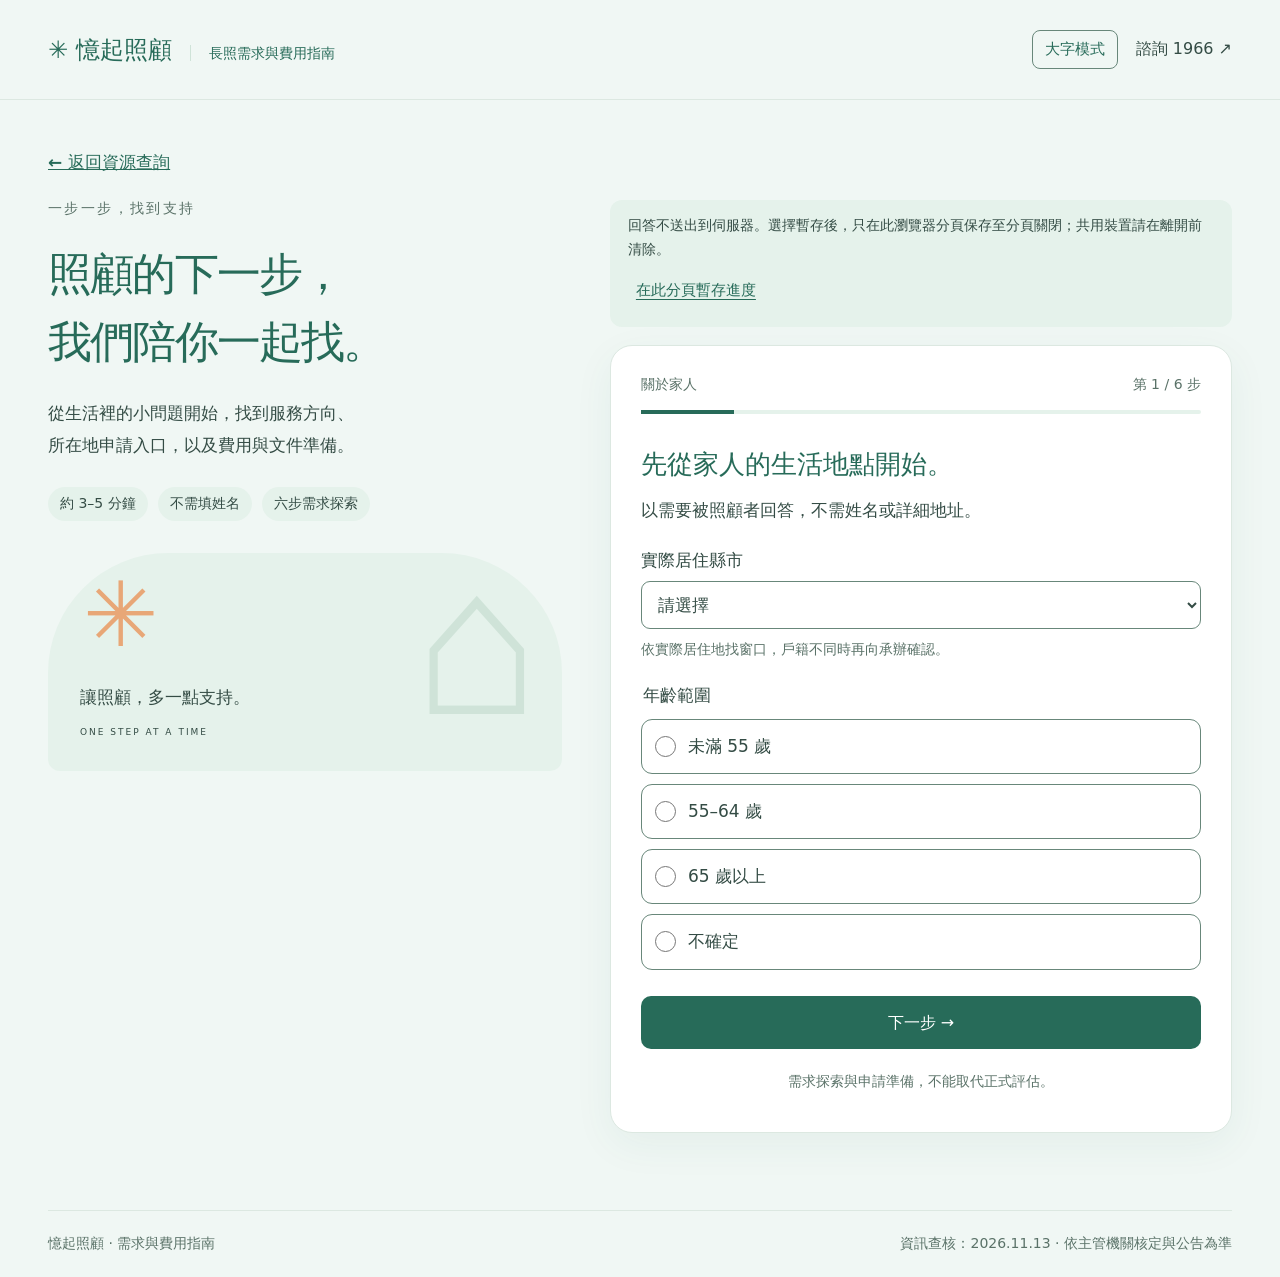
<file: 7a2/care-guide/index.html>
<!doctype html>
<html lang="zh-Hant"><head><meta charset="UTF-8"><meta name="viewport" content="width=device-width,initial-scale=1"><meta name="description" content="從生活需求找到長照服務、所在地申請入口、分階段文件及費用概算。"><title>憶起照顧｜長照需求與費用指南</title><link rel="stylesheet" href="style.css"><link rel="stylesheet" href="accessibility.css"></head>
<body><a class="skip-link" href="#workspace">跳到問答與結果</a><header><a class="brand" href="./">✳ 憶起照顧<span>長照需求與費用指南</span></a><div class="header-actions"><button type="button" id="font-size" aria-pressed="false">大字模式</button><a class="phone" href="tel:1966">諮詢 1966 ↗</a></div></header><main><nav class="return-nav" aria-label="返回憶起照顧"><a href="../#/resources">← 返回資源查詢</a></nav><section class="intro"><div class="eyebrow">一步一步，找到支持</div><h1>照顧的下一步，<br>我們陪你一起找。</h1><p>從生活裡的小問題開始，找到服務方向、<br>所在地申請入口，以及費用與文件準備。</p><div class="tags"><span>約 3–5 分鐘</span><span>不需填姓名</span><span>六步需求探索</span></div><div class="illustration" aria-hidden="true"><div class="sun">✳</div><div class="house">⌂</div><div class="note">讓照顧，多一點支持。<br><small>ONE STEP AT A TIME</small></div></div></section><div class="main-content"><aside class="privacy-panel"><p>回答不送出到伺服器。選擇暫存後，只在此瀏覽器分頁保存至分頁關閉；共用裝置請在離開前清除。</p><button type="button" class="text-button" id="save-session">在此分頁暫存進度</button></aside><section class="workspace" id="workspace" aria-label="長照需求問答與建議"></section><p id="status" class="status" role="status" aria-live="polite"></p></div></main><footer><span>憶起照顧 · 需求與費用指南</span><span>資訊查核：2026.11.13 · 依主管機關核定與公告為準</span></footer><noscript><p>此問答需要 JavaScript。也可直接撥打 1966 詢問長照服務。</p></noscript><script type="module" src="app-v2.js"></script></body></html>
</file>
<file: 7a2/care-guide/style.css>
/* Colors from the 7A2 main site. */
:root {
  --brand: #276b59;
  --brand-hover: #1f5a4a;
  --brand-tint: #d5eadf;
  --ink: #344c45;
  --ink-muted: #5a7268;
  --sage: #f0f7f4;
  --sage-card: #e5f2eb;
  --sage-line: #dce8e1;
  --sage-deep: #cfe3d8;
  --warm-soft: #fff4e4;
  --warm-accent: #e8a777;
  --warm-deep: #9a5a2e;
  --control-line: #68877a;
  --shadow: rgba(39, 107, 89, 0.06);
}
/* System fonts keep the questionnaire independent of third-party font requests. */
:root{font-family:'Noto Sans TC',sans-serif;color:var(--ink);background:var(--sage);font-synthesis:none}*{box-sizing:border-box}body{margin:0}header{max-width:1280px;margin:auto;padding:30px 48px;display:flex;justify-content:space-between;align-items:center;border-bottom:1px solid var(--sage-line)}a{color:inherit}.brand{text-decoration:none;font-size:24px;font-weight:700}.brand span{font-size:12px;font-weight:400;border-left:1px solid var(--sage-deep);margin-left:18px;padding-left:18px}.phone{font-size:14px;text-decoration:none}main{max-width:1280px;margin:0 auto;display:grid;grid-template-columns:1fr 1.05fr;gap:66px;padding:62px 48px}.eyebrow{font-size:11px;letter-spacing:2.4px;color:var(--ink-muted)}h1{font-size:44px;line-height:1.55;letter-spacing:-1.8px;margin:22px 0}p{font-size:15px;line-height:1.9;color:var(--ink-muted)}.tags{display:flex;gap:10px;margin-top:26px}.tags span{font-size:11px;background:var(--sage-card);border-radius:30px;padding:8px 12px}.illustration{height:218px;position:relative;overflow:hidden;margin-top:32px;background:var(--sage-card);border-radius:120px 120px 12px 12px}.sun{position:absolute;font-size:90px;color:var(--warm-accent);left:35px;top:9px}.house{position:absolute;font-family:serif;font-size:210px;color:var(--sage-deep);right:22px;top:-30px}.note{position:absolute;bottom:26px;left:32px;font-size:17px;line-height:1.9}.note small{font-size:9px;letter-spacing:2px}.privacy{font-size:11px}.workspace{background:#fff;border:1px solid var(--sage-line);border-radius:22px;padding:32px;box-shadow:0 12px 40px var(--shadow);align-self:start}.step{font-size:12px;color:var(--ink-muted);display:flex;justify-content:space-between}.progress{height:4px;background:var(--sage-card);margin:16px 0 30px;border-radius:8px}.progress i{display:block;height:100%;background:var(--brand);transition:width .3s}.kicker{font-size:11px;letter-spacing:1px;color:var(--ink-muted)}h2{font-size:25px;line-height:1.6;margin:10px 0}h3{font-size:17px;margin:4px 0 8px}.hint{font-size:13px;margin:0 0 22px}.options{display:grid;gap:10px}.option{border:1px solid var(--sage-line);border-radius:11px;padding:15px 17px;background:white;display:flex;align-items:center;gap:12px;text-align:left;cursor:pointer;font:inherit;font-size:14px;color:inherit}.option:hover{border-color:var(--control-line);background:var(--sage)}.option.selected{border-color:var(--brand);background:var(--brand-tint)}.mark{width:20px;height:20px;border:1px solid var(--sage-deep);border-radius:50%;display:grid;place-items:center;flex-shrink:0}.selected .mark{background:var(--brand);color:white;border-color:var(--brand)}.actions{display:flex;gap:12px;margin-top:26px}.primary,.secondary{font:inherit;font-size:14px;padding:14px 22px;border-radius:10px;cursor:pointer;border:0}.primary{background:var(--brand);color:white;flex:1}.primary:disabled{opacity:.4;cursor:not-allowed}.secondary{background:var(--sage);color:var(--ink-muted)}button:focus-visible,a:focus-visible{outline:3px solid var(--warm-accent);outline-offset:3px}.micro{font-size:11px;text-align:center;margin-bottom:0}.result-header{border-bottom:1px solid var(--sage-line);padding-bottom:20px}.badge{display:inline-block;background:var(--sage-card);padding:6px 12px;font-size:11px;border-radius:20px}.service{padding:18px 0;border-bottom:1px solid var(--sage-line)}.service p{font-size:13px;margin:5px 0}.reason{font-size:11px;color:var(--ink-muted)}.flow{padding-left:23px;color:var(--ink-muted);font-size:13px;line-height:2}.check{display:flex;gap:10px;font-size:13px;line-height:1.8;margin:12px 0}.check input{accent-color:var(--brand);width:17px;height:17px;flex-shrink:0}.notice{background:var(--warm-soft);padding:15px;border-radius:10px;font-size:12px;line-height:1.8;color:var(--warm-deep)}.sources{font-size:11px;line-height:2.2;margin-top:24px}.sources a{display:block}.call{display:block;text-align:center;text-decoration:none;margin-top:20px}.summary{font-size:12px;background:var(--sage);padding:12px;border-radius:8px;line-height:1.8}footer{max-width:1184px;margin:0 auto;padding:24px 0;border-top:1px solid var(--sage-line);display:flex;justify-content:space-between;font-size:11px;color:var(--ink-muted)}@media(max-width:850px){header{padding:22px}.brand{font-size:20px}.brand span{display:none}main{grid-template-columns:1fr;padding:30px 22px;gap:25px}h1{font-size:34px;margin:15px 0}.illustration{display:none}.intro p br{display:none}.workspace{padding:24px}footer{margin:0 22px;gap:15px;flex-direction:column}.privacy{margin-bottom:0}}@media print{header,.intro,footer,.actions,.call{display:none}main{display:block;padding:0}.workspace{border:0;box-shadow:none}.service{break-inside:avoid}body{background:white}}
</file>
<file: 7a2/care-guide/accessibility.css>
:root{font-family:'Noto Sans TC','Microsoft JhengHei',system-ui,sans-serif;font-size:17px}html{scroll-behavior:smooth}button,input,select{font:inherit}a{overflow-wrap:anywhere}button,a,input,select,summary{touch-action:manipulation}header{gap:20px}.header-actions{display:flex;align-items:center;gap:18px}.header-actions button{border:1px solid var(--control-line);border-radius:8px;padding:9px 12px;background:transparent;color:var(--brand);cursor:pointer;font-size:15px}.brand span{font-size:14px}.phone{font-size:16px}main{gap:48px;padding-top:40px;grid-template-columns:.95fr 1.15fr}.intro{position:sticky;top:32px;align-self:start}.eyebrow{font-size:14px}.tags{flex-wrap:wrap}.tags span{font-size:14px}.workspace{padding:30px;min-width:0}.main-content{min-width:0}.privacy-panel{border-radius:12px;background:var(--sage-card);padding:14px 18px;margin-bottom:18px}.privacy-panel p{font-size:14px;line-height:1.7;margin:0 0 7px;color:var(--ink)}.text-button{border:0;background:transparent;text-decoration:underline;text-underline-offset:4px;color:var(--brand);font-size:15px;cursor:pointer;min-height:44px;padding:8px}.step{font-size:14px;color:var(--ink-muted)}h2{font-size:26px}h3{font-size:21px}h4{font-size:19px;line-height:1.6;margin:10px 0}p,.hint,.service p{font-size:17px;line-height:1.85;color:var(--ink)}.hint{margin-bottom:22px}.field{margin:22px 0}.field>label{display:block;font-size:17px;font-weight:600;margin-bottom:9px}select,input[type=number]{display:block;border:1px solid var(--control-line);background:white;border-radius:9px;padding:12px;width:100%;min-height:48px;color:var(--ink);max-width:100%}.field-help,.micro{font-size:14px;line-height:1.8;color:var(--ink-muted);margin:8px 0}.micro{margin-top:20px}.choices{border:0;padding:0;margin:22px 0;display:grid;gap:10px;min-width:0}.choices legend{font-weight:600;margin-bottom:12px}.option{font-size:17px;min-height:52px;line-height:1.6;border-color:var(--control-line);padding:13px;cursor:pointer}.option input{width:21px;height:21px;flex-shrink:0;accent-color:var(--brand);margin:0}.option:focus-within{outline:3px solid var(--warm-deep);outline-offset:2px}.option:has(input:checked){background:var(--brand-tint);border-color:var(--brand)}.option:has(input:checked) span{font-weight:600}.primary,.secondary{font-size:16px;min-height:48px;text-align:center;text-decoration:none;line-height:1.6;display:inline-block}.actions{flex-wrap:wrap;align-items:center}.actions>*{flex:1 1 auto}.help{background:var(--sage);border-radius:10px;padding:14px 16px;margin:18px 0}.help p{margin-bottom:0}.help summary,.sources summary,.answer-review summary{font-size:16px;cursor:pointer;line-height:1.7;min-height:28px}.error{color:#9b341e;font-size:16px;font-weight:600;line-height:1.7}.error:empty{display:none}.status{font-size:15px;color:var(--brand)}.sr-only{position:absolute!important;width:1px!important;height:1px!important;padding:0!important;margin:-1px!important;overflow:hidden!important;clip:rect(0,0,0,0)!important;white-space:nowrap!important;border:0!important}.skip-link{position:fixed;top:-100px;left:20px;background:white;padding:14px;z-index:1000}.skip-link:focus{top:10px}.show-results main{display:block;max-width:1000px}.show-results .intro{display:none}.show-results .workspace{padding:40px}.result-header{padding-bottom:15px}.badge{font-size:14px}.result-nav{display:flex;gap:10px;flex-wrap:wrap;padding:18px 0;position:sticky;top:0;background:#fff;z-index:2;border-bottom:1px solid var(--sage-line)}.result-nav a{font-size:15px;border:1px solid var(--sage-deep);padding:10px 13px;border-radius:24px;text-decoration:none}.answer-review{margin-top:20px;padding:16px;background:var(--sage);border-radius:10px}.review-row{display:flex;justify-content:space-between;align-items:start;gap:14px;border-top:1px solid var(--sage-line);padding:16px 0}.review-row:first-of-type{margin-top:12px}.review-row p{font-size:15px;margin:5px 0;line-height:1.8}.review-row strong{font-size:16px}.review-row button{flex-shrink:0}.result-section{margin-top:32px;scroll-margin-top:90px}.section-title{display:flex;align-items:center;gap:14px}.section-title>span{font-size:14px;border-radius:50%;background:var(--sage-card);color:var(--brand);width:36px;height:36px;display:grid;place-items:center}.section-title h3{margin:8px 0}.service{padding:22px 0}.service-priority{font-size:14px;display:inline-block;padding:4px 10px;border-radius:20px;background:var(--sage-card);color:var(--ink)}.service-priority.first{background:var(--brand-tint);color:var(--brand)}.reason{font-size:15px;color:var(--ink-muted);line-height:1.8}.notice{font-size:16px;line-height:1.9;color:var(--warm-deep);padding:18px}.flow{font-size:17px;line-height:1.9;padding-left:26px}.flow li{padding:7px 0}.local-card{background:var(--sage-card);padding:22px;border-radius:14px}.local-card .actions{margin-top:15px}.local-card p{margin:8px 0}.document-group{border:1px solid var(--sage-deep);border-radius:12px;padding:16px 20px;margin:24px 0;min-width:0}.document-group legend{font-size:17px;padding:0 8px;font-weight:600}.check{font-size:17px;align-items:start;gap:13px;cursor:pointer}.check input{width:22px;height:22px;margin-top:4px}.two-col{display:grid;grid-template-columns:1fr 1fr;gap:20px}.two-col .field{margin-top:15px}.cost-builder{border:1px solid var(--sage-deep);padding:20px;margin:25px 0;border-radius:12px;min-width:0}.cost-builder legend{font-weight:600;padding:0 8px}.price-row{display:grid;grid-template-columns:1fr 80px 65px;align-items:center;gap:14px;border-top:1px solid var(--sage-line);padding:15px 0;font-size:16px}.price-row small{display:block;font-size:14px;margin-top:6px;color:var(--ink-muted)}.price-row strong{font-weight:500}.price-row input{padding:9px}.estimate{background:var(--sage-card);border-radius:14px;padding:24px;margin-top:24px}.estimate h4{margin:18px 0}.estimate h4 strong{display:block;font-size:34px;font-weight:700;color:var(--brand);margin-top:9px}.estimate dl{font-size:16px}.estimate dl>div{display:flex;justify-content:space-between;gap:20px;padding:11px 0;border-bottom:1px solid var(--sage-deep)}.estimate dd{margin:0;white-space:nowrap;font-weight:600}.estimate details{font-size:15px}.export-section{border-top:1px solid var(--sage-line);padding-top:20px}.sources{font-size:15px;line-height:1.9}.sources p{font-size:15px}.sources a{margin:12px 0}.large-type .workspace{font-size:20px}.large-type .workspace p,.large-type .option,.large-type .check,.large-type .flow,.large-type .field>label{font-size:20px}.large-type .workspace .field-help,.large-type .reason,.large-type .micro{font-size:17px}footer{font-size:14px;margin:0 48px;gap:18px}input:focus-visible,select:focus-visible,summary:focus-visible{outline:3px solid var(--warm-deep);outline-offset:3px}@media(max-width:1000px){.brand span{display:none}main{grid-template-columns:1fr 1.2fr;padding:30px;gap:30px}.tags{gap:6px}.tags span{font-size:13px;padding:6px 9px}h1{font-size:37px}.workspace{padding:24px}}@media(max-width:850px){main{display:block;padding:24px 18px}.intro{position:static;margin-bottom:25px}h1{font-size:32px}.intro p{font-size:16px}.privacy-panel{margin-bottom:15px}.show-results .workspace{padding:22px}.workspace{padding:22px}.header-actions{gap:10px}.header-actions button{font-size:14px;padding:8px}.phone{font-size:14px}.brand{font-size:20px}header{padding:18px;gap:10px}.two-col{grid-template-columns:1fr;gap:0}.result-nav{gap:6px}.result-nav a{padding:9px;font-size:14px}.document-group{padding:12px}.cost-builder{padding:14px}.price-row{grid-template-columns:1fr 65px 50px;gap:8px;font-size:15px}.result-section{scroll-margin-top:130px}footer{margin:0 18px}.estimate{padding:18px}.estimate dl>div{gap:10px;font-size:15px}.actions>*{max-width:100%}.show-results h2{font-size:25px}}@media(prefers-reduced-motion:reduce){html{scroll-behavior:auto}.progress i{transition:none}}@media print{header,.intro,footer,.privacy-panel,.result-nav,.export-section,.status,.skip-link,.text-button,#budget-form{display:none!important}body{background:white;color:#111}main,.show-results main{max-width:none;padding:0}.workspace,.show-results .workspace{border:0;box-shadow:none;padding:0}.result-section{margin-top:20px}.local-card,.estimate{background:white;border:1px solid #aaa}.answer-review{display:block}.answer-review>*{display:block}.sources{display:block}.sources>*{display:block}.service,.document-group,.estimate{break-inside:avoid}.primary,.secondary{color:#111;background:white;border:1px solid #aaa}.service p,.hint,p{color:#222}.local-card .actions{display:flex}a{color:#111}h2{font-size:24px}h3{font-size:20px}p,.check,.flow,.service p{font-size:13px}.reason,.field-help{font-size:12px}.result-header{border-bottom:1px solid #aaa}}

.return-nav a { display: inline-flex; align-items: center; min-height: 44px; color: var(--brand); font-weight: 700; }
@media print { .return-nav { display: none; } }

main { row-gap: 16px; }
.return-nav { grid-column: 1 / -1; }
h1, h2, .brand { color: var(--brand); }
@media screen { .primary:hover { background: var(--brand-hover); } }
</file>
